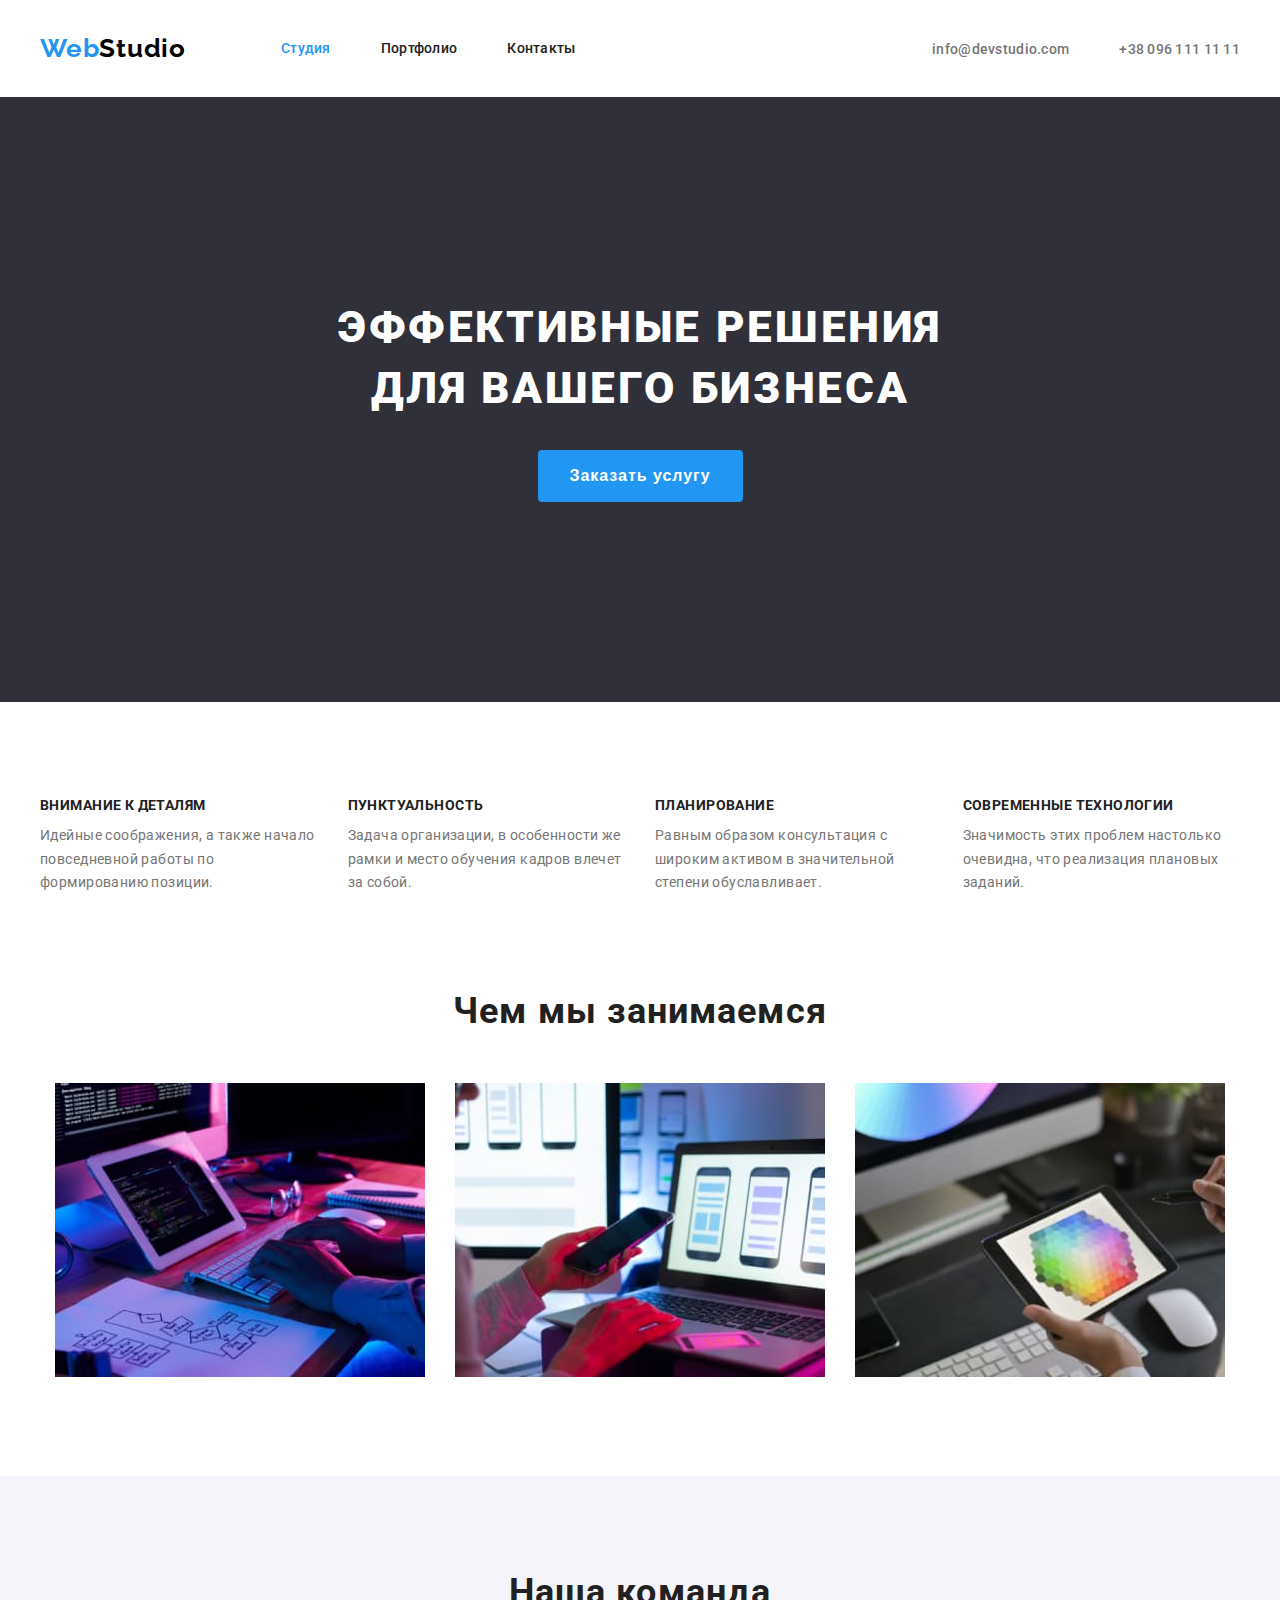
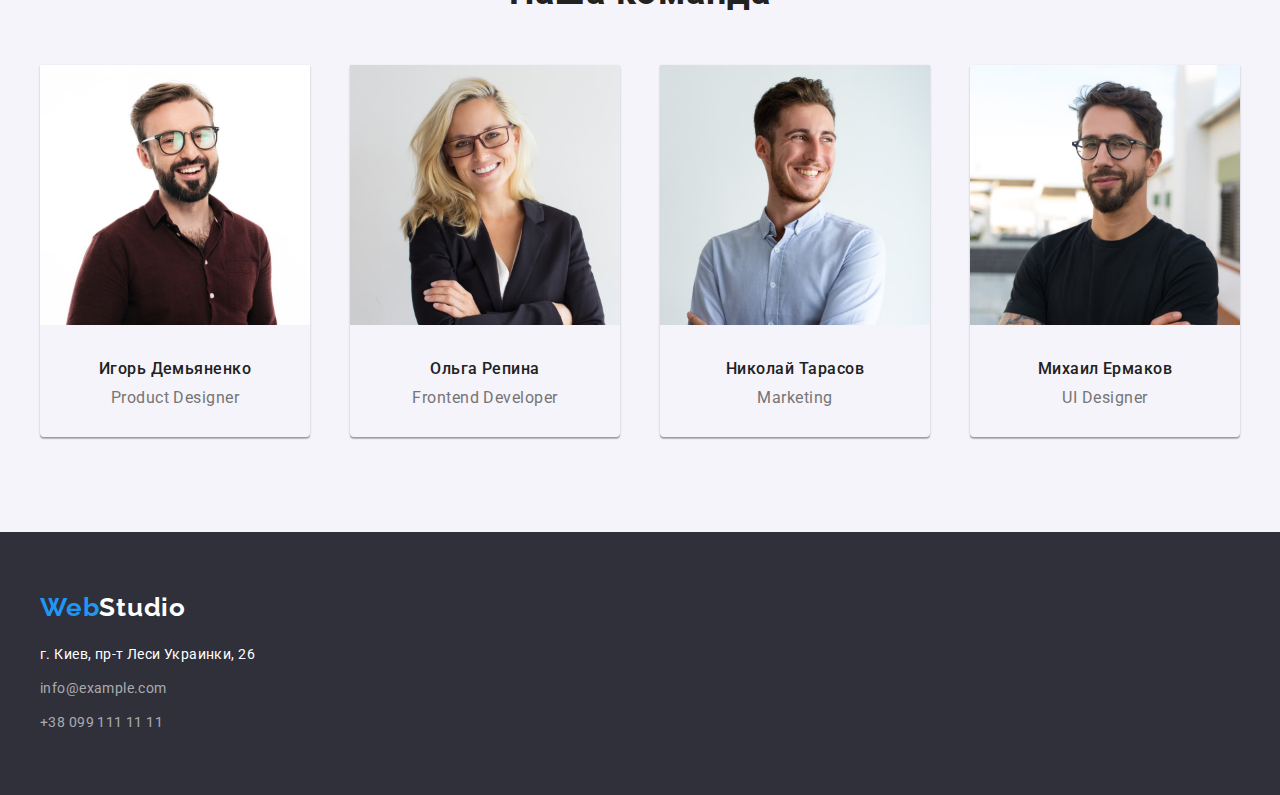
<file: index.html>
<!DOCTYPE html>
<html lang="en">
<head>
    <meta charset="UTF-8">
    <meta name="viewport" content="width=device-width, initial-scale=1.0">
    <title>WebStudio</title>
    <link rel="preconnect" href="https://fonts.gstatic.com">
    <link href="https://fonts.googleapis.com/css2?family=Raleway:wght@700&family=Roboto:wght@400;500;700;900&display=swap"
        rel="stylesheet">
    <link rel="stylesheet" href="https://cdnjs.cloudflare.com/ajax/libs/modern-normalize/1.0.0/modern-normalize.min.css"
        integrity="sha512-ISS7cAi1PEhQ8jnbJpJZMd29NlhNj4AWYyLOSp2CE/CsHxTCu+r+t0D2yoJudVrd0/8fTVPUVDzY5Tvli75u/g=="
        crossorigin="anonymous" />
    <link rel="stylesheet" href="./css/styles.css" />
</head>
<body>
    <header>
     <div class="container main-nav">
            <nav class="navigation">
            <a href="index.html" class="webstudio"> <span class="logo-web">Web</span><span class="logo-studio">Studio</span></a>
            <ul class="link-nav">
                <li class="item"> <a href="#" class="current link">Студия</a></li>
                <li class="item"> <a href="portfolio.html" class="link">Портфолио</a></li>
                <li class="item"> <a href="#" class="link">Контакты</a></li>
            </ul>
            </nav>
            <ul class="contacts-link"> 
                <li class="item"><a href="mailto:info@devstudio.com" class="link">info@devstudio.com</a></li>
                <li class="item"><a href="tel:+380961111111" class="link">+38 096 111 11 11</a></li>
            </ul>
     </div>
    </header>
    <main>
        
        <!--Герой-->
      
        <section class="hero">
            <div class="container-hero">
                <h1 class="hero-title">Эффективные решения для вашего бизнеса</h1>
                <button type="button" class="hero-button">Заказать услугу</button>
            </div>
        </section>
        
        <!--Преимущества-->
               
        <section>
            <div class="container ">
            
                <ul class="advantages">
                    <li class="description">
                        <h3 class="adv-title">Внимание к деталям</h3>
                        <p class="text"> Идейные соображения, а также начало повседневной работы по формированию позиции.</p>
                    </li>

                    <li class="description">
                        <h3 class="adv-title">Пунктуальность</h3>
                        <p class="text"> Задача организации, в особенности же рамки и место обучения кадров влечет за собой.</p>
                    </li>

                    <li class="description">
                        <h3 class="adv-title">Планирование</h3>
                        <p class="text"> Равным образом консультация с широким активом в значительной степени обуславливает.</p>
                    </li>

                    <li class="description">
                        <h3 class="adv-title">Современные технологии</h3>
                        <p class="text"> Значимость этих проблем настолько очевидна, что реализация плановых заданий.</p>
                    </li>

                </ul>

            </div>

        </section>

        <!--Чем мы занимаемся-->
        
        <section>
            <div class="container works">
           
                <h2 class="works-title">Чем мы занимаемся</h2>
                <ul class="title">

                    <li class="picture"> <a href="#"> <img src="images/img1.jpg" alt="Человек печатает на клавиатуре" width="370"> </a> </li>

                    <li class="picture"> <a href="#"> <img src="images/img2.jpg" alt="Человек держит телефон" width="370"> </a> </li>

                    <li class="picture"> <a href="#"> <img src="images/img3.jpg" alt="Человек держит планшет" width="370"> </a> </li>

                </ul>
            </div>
        
        </section>

        <!--Наша команда-->

        <section class="our-team">
            <div class="container team">
           
                <h2 class="team-title">Наша команда</h2>

                <ul class="team-list" >
                    
                    <li class="people"> 
                        <img src="images/igor1.jpg" alt="Дизайнер Игорь" width="270">
                        <h3 class="list-item">Игорь Демьяненко</h3>
                        <p class="prof-item">Product Designer</p>
                    </li>
                    
                    <li class="people">
                        <img src="images/olga1.jpg" alt="Разработчик Ольга" width="270">
                        <h3  class="list-item">Ольга Репина</h3>
                        <p class="prof-item">Frontend Developer</p>
                    </li>
                    
                    <li class="people">
                        <img src="images/nikolay1.jpg" alt="Маркетолог Николай" width="270">
                        <h3  class="list-item">Николай Тарасов</h3>
                        <p class="prof-item">Marketing</p>
                    </li>

                    <li class="people">
                        <img src="images/mikhail1.jpg" alt="Дизайнер Михаил"  width="270">
                        <h3  class="list-item">Михаил Ермаков</h3>
                        <p class="prof-item">UI Designer</p>
                    </li>
                
                </ul>
            </div>

        </section>
       
    </main>

    <footer class="footer">
        <div class="container foot">
            <a href="index.html" class="webstudio-foot"> <span class="logo-web">Web</span><span class="footer-studio">Studio</span></a>
            
            <address> 
                
            <span class="addr"> г. Киев, пр-т Леси Украинки, 26 </span>
            
                <ul class="footer-link">

                <li class="item"> <a href="mailto:info@example.com" class="link">info@example.com</a> </li>

                <li class="item"> <a href="tel:+380991111111" class="link">+38 099 111 11 11</a> </li>
                
            </ul>

            </address>
        </div>
    </footer>

</body>
</html>
</file>
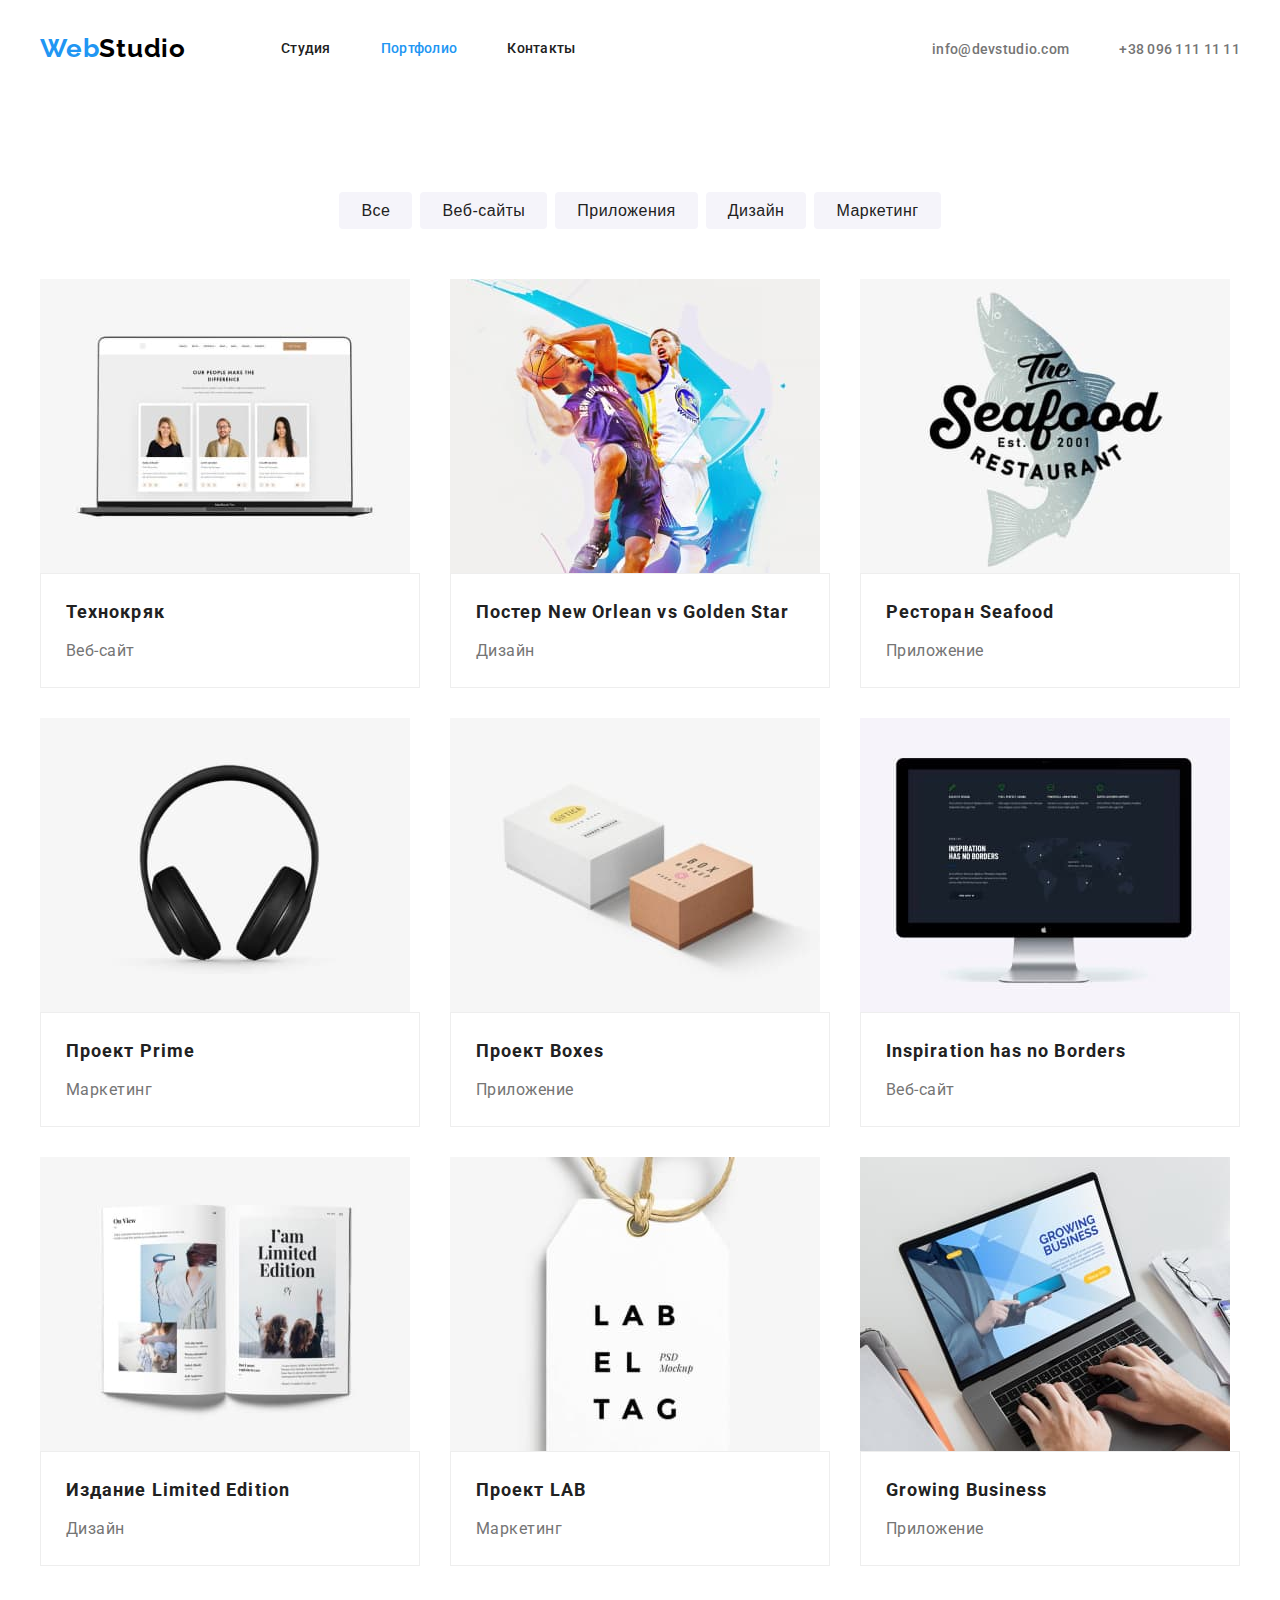
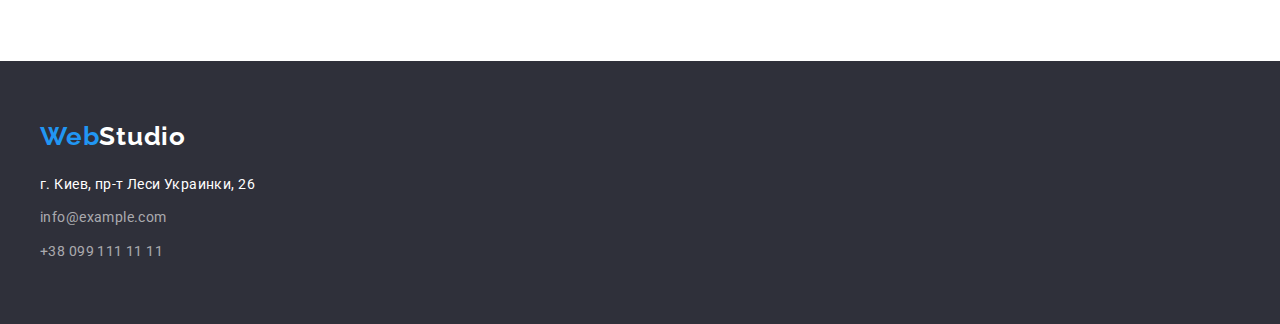
<file: portfolio.html>
<!DOCTYPE html>
<html lang="en">
<head>
    <meta charset="UTF-8">
    <meta name="viewport" content="width=device-width, initial-scale=1.0">
    <title>Portfolio</title>
    <link rel="preconnect" href="https://fonts.gstatic.com">
    <link href="https://fonts.googleapis.com/css2?family=Raleway:wght@700&family=Roboto:wght@400;500;700;900&display=swap"
        rel="stylesheet">
    <link rel="stylesheet" href="https://cdnjs.cloudflare.com/ajax/libs/modern-normalize/1.0.0/modern-normalize.min.css"
        integrity="sha512-ISS7cAi1PEhQ8jnbJpJZMd29NlhNj4AWYyLOSp2CE/CsHxTCu+r+t0D2yoJudVrd0/8fTVPUVDzY5Tvli75u/g=="
        crossorigin="anonymous" />
    <link rel="stylesheet" href="./css/styles.css" />
</head>
<body>
    <header>
        <div class="container main-nav">
            <nav class="navigation">
                <a href="index.html" class="webstudio"> <span class="logo-web">Web</span><span
                        class="logo-studio">Studio</span></a>
                <ul class="link-nav">
                    <li class="item"> <a href="index.html" class="link">Студия</a></li>
                    <li class="item"> <a href="#" class="current link">Портфолио</a></li>
                    <li class="item"> <a href="#" class="link">Контакты</a></li>
                </ul>
            </nav>
            <ul class="contacts-link">
                <li class="item"><a href="mailto:info@devstudio.com" class="link">info@devstudio.com</a></li>
                <li class="item"><a href="tel:+380961111111" class="link">+38 096 111 11 11</a></li>
            </ul>
        </div>
    </header>
    <main>
       <!-- Портфолио -->
        
       <section>
           <div class="container">
                <h1 class="visually-hidden">Виды работ</h1>

                <ul class="btn-variants">

                    <li class="list-button "> <button type="button" class="variants">Все</button></li>

                    <li class="list-button"> <button type="button" class="variants">Веб-сайты</button></li>

                    <li class="list-button" ><button type="button" class="variants">Приложения</button></li>

                    <li class="list-button" ><button type="button" class="variants">Дизайн</button></li>

                    <li class="list-button" > <button type="button" class="variants">Маркетинг</button></li>

                </ul>
                
                <ul class="works-example">

                    <li class="item">
                        <a href="#" class="card">
                            <div class="card-thumb">
                                <img class="img"  src="images/portfolio1.jpg" alt="Ноутбук" width="370">
                            </div>
                           <div class="card-content">
                                <h2 class="example">Технокряк</h2>
                                <p class="kinds">Веб-сайт</p>
                           </div>
                        </a>
                    </li>

                    <li class="item">
                        <a href="#" class="card">
                            <div class="card-thumb">
                                <img class="img" src="images/portfolio2.jpg" alt="Два баскетболиста" width="370">
                            </div>
                            <div class="card-content">
                                <h2 class="example">Постер New Orlean vs Golden Star</h2>
                                <p class="kinds">Дизайн</p>
                            </div>
                        </a>
                    </li>

                    <li class="item">
                        <a href="#" class="card">
                            <div class="card-thumb">
                                <img class="img" src="images/portfolio3.jpg" alt="Логотип ресторана" width="370">
                            </div>
                            <div class="card-content">
                                <h2 class="example">Ресторан Seafood</h2>
                                <p class="kinds">Приложение</p>
                            </div>
                        </a>
                    </li>

                    <li class="item"> 
                        <a href="#" class="card" >
                            <div class="card-thumb">
                                <img class="img" src="images/portfolio4.jpg" alt="Наушники" width="370">
                            </div>
                            <div class="card-content">
                                <h2 class="example">Проект Prime</h2>
                                <p class="kinds">Маркетинг</p>
                            </div>
                       </a>
                    </li>

                    <li class="item"> 
                        <a href="#" class="card">
                            <div class="card-thumb">
                                <img class="img" src="images/portfolio5.jpg" alt="Две коробки" width="370">
                            </div>
                            <div class="card-content">
                                <h2 class="example">Проект Boxes</h2>
                                <p class="kinds">Приложение</p>
                            </div>
                        </a>
                    </li>

                    <li class="item">
                        <a href="#" class="card">
                            <div class="card-thumb">
                                <img class="img" src="images/portfolio6.jpg" alt="Монитор" width="370">
                            </div>
                            <div class="card-content">
                                <h2 class="example">Inspiration has no Borders</h2>
                                <p class="kinds">Веб-сайт</p>
                            </div>
                        </a>
                    </li>

                    <li class="item"> 
                        <a href="#" class="card">
                            <div class="card-thumb">
                                <img class="img" src="images/portfolio7.jpg" alt="Журнал" width="370">
                            </div>
                            <div class="card-content">
                                <h2 class="example">Издание Limited Edition</h2>
                                <p class="kinds">Дизайн</p>
                            </div>
                        </a>
                    </li>

                    <li class="item"> 
                        <a href="#" class="card">
                            <div class="card-thumb">
                                <img class="img" src="images/portfolio8.jpg" alt="Лейбл" width="370">
                            </div>
                            <div class="card-content">
                                <h2 class="example">Проект LAB</h2>
                                <p class="kinds">Маркетинг</p>
                            </div>
                        </a>
                    </li>

                    <li class="item"> 
                        <a href="#" class="card">
                            <div class="card-thumb">
                                <img class="img" src="images/portfolio9.jpg" alt="Человек печатает на ноутбуке" width="370">
                            </div>
                            <div class="card-content">
                                <h2 class="example">Growing Business</h2>
                                <p class="kinds">Приложение</p>
                            </div>
                        </a>
                    </li>
                </ul>
                </div>
        </section>
        </main>
        <footer class="footer">
            <div class="container foot">
                
                <a href="index.html" class="webstudio-foot"> <span class="logo-web">Web</span><span
                        class="footer-studio">Studio</span></a>
        
                <address>
        
                    <span class="addr"> г. Киев, пр-т Леси Украинки, 26 </span>
        
                    <ul class="footer-link">

                        <li class="item"> <a href="mailto:info@example.com" class="link">info@example.com</a> </li>

                        <li class="item"> <a href="tel:+380991111111" class="link">+38 099 111 11 11</a> </li>

                    </ul>
        
                </address>
        </div>
    </footer>
    
</body>
</html>
</file>
<file: css/styles.css>
:root {
  --white-text: rgba(255, 255, 255, 1);
  --black-text: rgba(33, 33, 33, 1);
  --grey-text: rgba(117, 117, 117, 1);
  --footer: rgba(255, 255, 255, 0.6);

  --white: #ffffff;
  --dark-grey: #2f303a;
  --light-grey: #f5f4fa;
  --blue: #2196f3;

  --card-shadow: 0px 2px 1px -1px rgba(0, 0, 0, 0.2),
    0px 1px 1px 0px rgba(0, 0, 0, 0.14), 0px 1px 3px 0px rgba(0, 0, 0, 0.12);
  --card-people: 0px 1px 3px rgba(0, 0, 0, 0.12),
    0px 1px 1px rgba(0, 0, 0, 0.14), 0px 2px 1px rgba(0, 0, 0, 0.2);
}

body {
  font-family: 'Roboto', sans-serif;
  margin: 0;
}

* {
  list-style-type: none;
}

ul {
  margin: 0;
  padding: 0;
}

header {
  background-color: var(--white);
}

h1,
h2 {
  margin-top: 0;
  margin-bottom: 0;
}

.container {
  width: 1200px;
  margin-left: auto;
  margin-right: auto;
  padding-left: 15px;
  padding-right: 15px;
  padding-top: 0;
  padding-bottom: 0;
}

.main-nav,
.navigation {
  display: flex;
  align-items: center;
}

.navigation {
  margin-top: 25px;
  margin-bottom: 25px;
}

.webstudio {
  display: block;
  text-decoration: none;
}

/* Логотип */
.logo-web,
.logo-studio {
  font-family: 'Raleway', sans-serif;
  font-weight: bold;
  font-size: 26px;
  line-height: 1.2;
  letter-spacing: 0.03em;
}

.logo-web {
  color: var(--blue);
}

.logo-studio {
  color: #000000;
}

/* Ссылки навигации */

.link-nav .link {
  display: block;
  padding-top: 15px;
  padding-bottom: 15px;

  text-decoration: none;
  font-weight: 500;
  font-size: 14px;
  line-height: 1.2;
  letter-spacing: 0.02em;
  color: var(--black-text);
}

.link-nav .link:hover,
.link-nav .link:focus {
  color: var(--blue);
}

.link-nav .current {
  color: var(--blue);
}

.link-nav {
  display: flex;
  margin-top: 0;
  margin-bottom: 0;
  margin-left: 95px;
  padding-left: 0;
}

.link-nav .item {
  margin-right: 50px;
}

.link-nav .item:last-child {
  margin-right: 0;
}

/* Ссылки контактов */

.contacts-link .link {
  padding-top: 15px;
  padding-bottom: 15px;
  font-weight: 500;
  font-size: 14px;
  line-height: 1.2;
  letter-spacing: 0.02em;
  text-decoration: none;
  color: var(--grey-text);
}

.contacts-link .link:hover,
.contacts-link .link:focus {
  color: var(--blue);
}

.contacts-link {
  display: flex;
  margin-top: 0;
  margin-bottom: 0;
  margin-left: auto;
  padding-left: 0;
}

.contacts-link .item + .item {
  margin-left: 50px;
}

/* Герой */

.hero {
  background-color: var(--dark-grey);
}

.container-hero {
  width: 1200px;
  padding: 200px 15px;
  margin-left: auto;
  margin-right: auto;
  text-align: center;
}

.hero-title {
  width: 700px;
  margin: 0 auto 30px;

  font-weight: 900;
  font-size: 44px;
  line-height: 1.4;
  letter-spacing: 0.06em;
  text-transform: uppercase;
  color: var(--white-text);
}

.hero-button {
  border-radius: 4px;
  padding: 10px 32px;
  border: 0;

  background-color: var(--blue);
  font-weight: bold;
  font-size: 16px;
  line-height: 2;
  letter-spacing: 0.06em;
  color: var(--white-text);
}

/* Преимущества */

.advantages {
  display: flex;
  margin-top: 0;
  margin-bottom: 0;
  padding-left: 0;
  justify-content: center;
  padding-bottom: 95px;
  padding-top: 95px;
}

.advantages .adv-title {
  margin-top: 0;
  margin-bottom: 10px;

  font-weight: bold;
  font-size: 14px;
  line-height: 1.2;
  letter-spacing: 0.03em;
  text-transform: uppercase;
  color: var(--black-text);
}

.description .text {
  margin: 0;

  font-weight: normal;
  font-size: 14px;
  line-height: 1.7;
  letter-spacing: 0.03em;
  color: var(--grey-text);
}

.advantages .description {
  flex-basis: calc(100% / 4);
  margin-right: 30px;
}

.advantages li:last-child {
  margin-right: 0;
}

/* Чем мы занимаемся */

.works-title {
  margin-bottom: 50px;

  font-weight: bold;
  font-size: 36px;
  line-height: 1.2;
  text-align: center;
  letter-spacing: 0.03em;
  color: var(--black-text);
}

.works {
  padding-bottom: 95px;
}

.title {
  display: flex;
  justify-content: center;
  margin-bottom: 0;
  margin-top: 0;
  padding-left: 0;
}

.title .picture {
  margin-right: 30px;
  padding-left: 0;
}

.title .picture:last-child {
  margin-right: 0;
}

/* Наша команда */
.our-team {
  background-color: var(--light-grey);
}

.team {
  padding-bottom: 95px;
}

.team .team-list {
  display: flex;
  justify-content: space-between;
  padding-left: 0;
  margin-top: 0;
  margin-bottom: 0;
}

.team-list .people {
  margin-right: 30px;
  box-shadow: var(--card-people);
  border-radius: 0px 0px 4px 4px;
}

.team-list .people:last-child {
  margin-right: 0px;
}

.team-title {
  padding-top: 95px;
  margin-bottom: 50px;

  font-weight: bold;
  font-size: 36px;
  line-height: 1.2;
  text-align: center;
  letter-spacing: 0.03em;
  color: var(--black-text);
}

.team-list .list-item {
  margin-top: 30px;
  margin-bottom: 0;

  font-weight: 500;
  text-align: center;
  font-size: 16px;
  line-height: 1.2;
  letter-spacing: 0.03em;
  color: var(--black-text);
}

.prof-item {
  margin-top: 10px;
  margin-bottom: 0;
  padding-bottom: 30px;

  font-weight: normal;
  text-align: center;
  font-size: 16px;
  line-height: 1.2;
  letter-spacing: 0.03em;
  color: var(--grey-text);
}

/* Футер */
.footer {
  background-color: var(--dark-grey);
}

.footer {
  display: flex;
}

.foot {
  padding-top: 60px;
  padding-bottom: 60px;
}

.container .webstudio-foot {
  display: block;
  margin-bottom: 20px;
  text-decoration: none;
}

.footer-studio {
  font-family: 'Raleway', sans-serif;
  font-weight: bold;
  font-size: 26px;
  line-height: 1.2;
  letter-spacing: 0.03em;
  color: var(--white-text);
}

.addr {
  display: block;

  font-style: normal;
  font-weight: normal;
  font-size: 14px;
  line-height: 1.7;
  letter-spacing: 0.03em;
  color: var(--white-text);
}

.footer-link {
  display: block;
  padding-left: 0;
}

.footer-link .link {
  margin-bottom: 0;

  font-style: normal;
  font-size: 14px;
  line-height: 1.7;
  letter-spacing: 0.03em;
  text-decoration: none;
  color: var(--footer);
}

.footer-link .item:first-child {
  margin-top: 10px;
  margin-bottom: 10px;
}

.footer-link .link:hover,
.footer-link .link:focus {
  color: var(--blue);
}

/* Страница портфолио */

.visually-hidden {
  position: absolute;
  width: 1px;
  height: 1px;
  margin: -1px;
  border: 0;
  padding: 0;
  white-space: nowrap;
  clip-path: inset(100%);
  clip: rect(0 0 0 0);
  overflow: hidden;
}

/* Кнопки */

.btn-variants {
  display: flex;
  margin-top: 0;
  margin-bottom: 50px;
  justify-content: center;
  padding-top: 95px;
  padding-left: 0;
}

.btn-variants .variants {
  border-radius: 4px;
  border: 0;
  padding: 6px 22px;

  background-color: var(--light-grey);
  font-weight: 500;
  font-size: 16px;
  line-height: 1.6;
  text-align: center;
  letter-spacing: 0.03em;
  color: var(--black-text);
}

.list-button {
  margin-right: 8px;
}

.list-button:last-child {
  margin-right: 0;
}

.btn-variants .variants:hover,
.btn-variants .variants:focus {
  background-color: var(--blue);
}

/* Виды работ */

.example {
  font-weight: bold;
  font-size: 18px;
  line-height: 2;
  letter-spacing: 0.06em;
  text-decoration: none;
  color: var(--black-text);
}

.works-example {
  display: flex;
  flex-wrap: wrap;
  margin: 0;
  padding-bottom: 95px;
  margin-left: -30px;
  margin-top: -30px;
}

.works-example .item {
  flex-basis: calc(100% / 3 - 30px);
  margin-left: 30px;
  margin-top: 30px;
}

.works-example .example:focus {
  color: var(--blue);
}

.card {
  box-shadow: var(--card-shadow);
  text-decoration: none;
}

.works-example .kinds {
  margin-top: 5px;
  margin-bottom: 0;

  font-weight: normal;
  font-size: 16px;
  line-height: 2;
  letter-spacing: 0.03em;
  color: var(--grey-text);
}

.card-content {
  padding: 20px 25px;
  border: 1px solid #eeeeee;
}

.item .card-thumb {
  display: block;
  max-width: 100%;
  height: auto;
}

.img {
  display: block;
}
</file>
